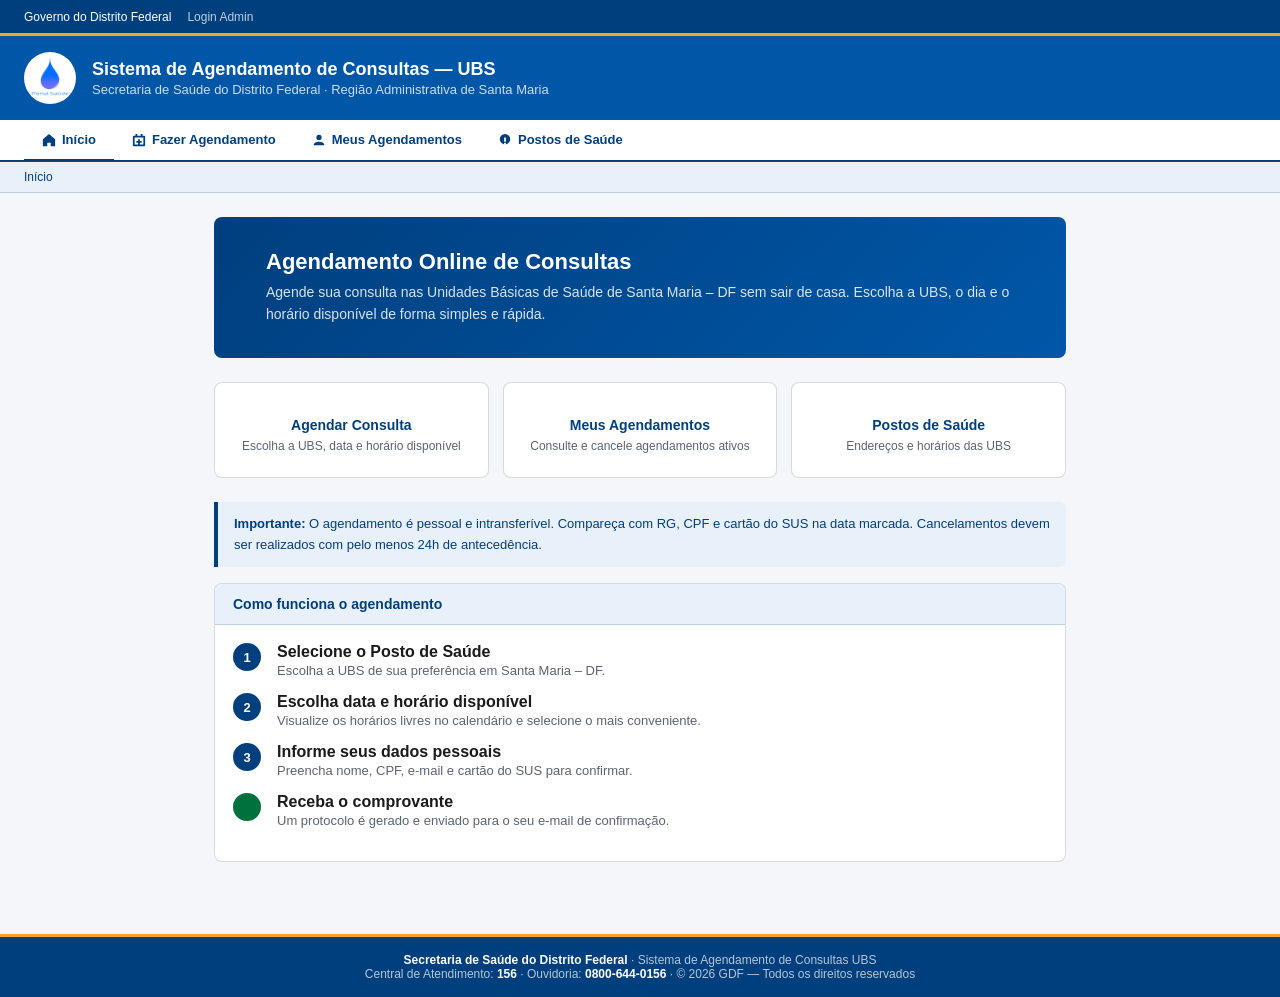
<file: saude/saude/target/classes/static/index.html>
<!DOCTYPE html>
<html lang="pt-BR">
<head>
  <meta charset="UTF-8">
  <meta name="viewport" content="width=device-width, initial-scale=1.0">
  <title>Portal Saúde</title>
  <link rel="icon" type="image/png" href="img/favicon.png">
  <link rel="stylesheet" href="css/style.css">
</head>
<body>
<div class="app">

  <!-- ── TOPBAR ── -->
  <div class="topbar">
    <span>Governo do Distrito Federal</span>
    <a href="loginadmin.html">Login Admin</a>
  </div>

  <!-- ── HEADER ── -->
  <div class="header">
    <div class="header-logo">
      <img src="img/logo.png" alt="UBS Santa Maria Logo" style="max-height: 80px; width: auto; object-fit: contain;">
    </div>
    <div class="header-text">
      <h1>Sistema de Agendamento de Consultas — UBS</h1>
      <p>Secretaria de Saúde do Distrito Federal · Região Administrativa de Santa Maria</p>
    </div>
  </div>

  <!-- ── NAVBAR ── -->
  <div class="nav-bar">
    <div class="nav-item active" onclick="showPage('home', this)">
      <svg width="14" height="14" viewBox="0 0 16 16" fill="currentColor">
        <path d="M8 1L1 7v8h5v-4h4v4h5V7z"/>
      </svg>
      <span class="nav-label">Início</span>
    </div>
    <div class="nav-item" onclick="showPage('agendar', this)">
      <svg width="14" height="14" viewBox="0 0 16 16" fill="currentColor">
        <path d="M4 1v2H2a1 1 0 00-1 1v10a1 1 0 001 1h12a1 1 0 001-1V4a1 1 0 00-1-1h-2V1h-2v2H6V1H4zm-1 4h10v8H3V5zm4 2v2H5v2h2v2h2v-2h2V9h-2V7H7z"/>
      </svg>
      <span class="nav-label">Fazer Agendamento</span>
    </div>
    <div class="nav-item" onclick="showPage('meus', this)">
      <svg width="14" height="14" viewBox="0 0 16 16" fill="currentColor">
        <path d="M8 8a3 3 0 100-6 3 3 0 000 6zm0 2c-3 0-6 1.5-6 3v1h12v-1c0-1.5-3-3-6-3z"/>
      </svg>
      <span class="nav-label">Meus Agendamentos</span>
    </div>
    <div class="nav-item" onclick="showPage('ubs-info', this)">
      <svg width="14" height="14" viewBox="0 0 16 16" fill="currentColor">
        <path d="M8 1a6 6 0 100 12A6 6 0 008 1zM7 5h2v5H7V5zm0 6h2v2H7v-2z"/>
      </svg>
      <span class="nav-label">Postos de Saúde</span>
    </div>
  </div>

  <!-- ── BREADCRUMB ── -->
  <div class="breadcrumb" id="breadcrumb">
    <span onclick="showPage('home', null)">Início</span>
  </div>

  <!-- ── CONTENT ── -->
  <div class="content">

    <!-- ================================================
         PAGE: HOME
         ================================================ -->
    <div class="page active" id="page-home">

      <div class="hero">
        <div class="hero-icon"></div>
        <div>
          <h2>Agendamento Online de Consultas</h2>
          <p>Agende sua consulta nas Unidades Básicas de Saúde de Santa Maria – DF sem sair de casa. Escolha a UBS, o dia e o horário disponível de forma simples e rápida.</p>
        </div>
      </div>

      <div class="home-card-grid">
        <div class="home-card" onclick="showPage('agendar', document.querySelectorAll('.nav-item')[1])">
          <div class="home-card-icon"></div>
          <div class="home-card-title">Agendar Consulta</div>
          <div class="home-card-desc">Escolha a UBS, data e horário disponível</div>
        </div>
        <div class="home-card" onclick="showPage('meus', document.querySelectorAll('.nav-item')[2])">
          <div class="home-card-icon"></div>
          <div class="home-card-title">Meus Agendamentos</div>
          <div class="home-card-desc">Consulte e cancele agendamentos ativos</div>
        </div>
        <div class="home-card" onclick="showPage('ubs-info', document.querySelectorAll('.nav-item')[3])">
          <div class="home-card-icon"></div>
          <div class="home-card-title">Postos de Saúde</div>
          <div class="home-card-desc">Endereços e horários das UBS</div>
        </div>
      </div>

      <div class="notice">
        <span>
          <strong>Importante:</strong> O agendamento é pessoal e intransferível. Compareça com RG, CPF
          e cartão do SUS na data marcada. Cancelamentos devem ser realizados com pelo menos
          24h de antecedência.
        </span>
      </div>

      <div class="card">
        <div class="card-header">Como funciona o agendamento</div>
        <div class="card-body">
          <div class="step-row">
            <div class="step-circle" style="background:var(--gdf-blue);">1</div>
            <div>
              <strong>Selecione o Posto de Saúde</strong><br>
              <span style="font-size:13px;color:var(--text-muted);">Escolha a UBS de sua preferência em Santa Maria – DF.</span>
            </div>
          </div>
          <div class="step-row">
            <div class="step-circle" style="background:var(--gdf-blue);">2</div>
            <div>
              <strong>Escolha data e horário disponível</strong><br>
              <span style="font-size:13px;color:var(--text-muted);">Visualize os horários livres no calendário e selecione o mais conveniente.</span>
            </div>
          </div>
          <div class="step-row">
            <div class="step-circle" style="background:var(--gdf-blue);">3</div>
            <div>
              <strong>Informe seus dados pessoais</strong><br>
              <span style="font-size:13px;color:var(--text-muted);">Preencha nome, CPF, e-mail e cartão do SUS para confirmar.</span>
            </div>
          </div>
          <div class="step-row">
            <div class="step-circle" style="background:var(--gdf-green);"></div>
            <div>
              <strong>Receba o comprovante</strong><br>
              <span style="font-size:13px;color:var(--text-muted);">Um protocolo é gerado e enviado para o seu e-mail de confirmação.</span>
            </div>
          </div>
        </div>
      </div>

    </div><!-- /page-home -->


    <!-- ================================================
         PAGE: AGENDAR
         ================================================ -->
    <div class="page" id="page-agendar">

      <!-- Indicador de passos -->
      <div class="steps-bar">
        <div class="step-item active" id="step1">
          <div class="step-num">1</div>
          <div class="step-label">Selecionar UBS</div>
        </div>
        <div class="step-item" id="step2">
          <div class="step-num">2</div>
          <div class="step-label">Data e Horário</div>
        </div>
        <div class="step-item" id="step3">
          <div class="step-num">3</div>
          <div class="step-label">Seus Dados</div>
        </div>
        <div class="step-item" id="step4">
          <div class="step-num">4</div>
          <div class="step-label">Confirmação</div>
        </div>
      </div>

      <!-- ── ETAPA 1: SELEÇÃO DA UBS ── -->
      <div id="etapa1">
        <div class="card">
          <div class="card-header">Selecione o Posto de Saúde</div>
          <div class="card-body">
            <div class="notice" style="margin-bottom:16px;">
              <span>Selecione a UBS mais próxima de sua residência. A disponibilidade de vagas pode variar por unidade.</span>
            </div>
            <div class="ubs-grid" id="ubsCardContainer">
              <!-- UBS cards will be populated here -->
            </div>
          </div>
        </div>
        <div class="btn-row">
          <button class="btn btn-primary" onclick="goStep(2)" id="btnStep1" disabled>Próximo →</button>
        </div>
      </div>

      <!-- ── ETAPA 2: DATA E HORÁRIO ── -->
      <div id="etapa2" style="display:none;">
        <div class="card">
          <div class="card-header">Selecione a Data</div>
          <div class="card-body">
            <div class="cal-month-nav">
              <button class="cal-btn" onclick="changeMonth(-1)">‹</button>
              <span class="cal-month-label" id="calMonthLabel"></span>
              <button class="cal-btn" onclick="changeMonth(1)">›</button>
            </div>
            <div class="calendar-grid">
              <div class="cal-day-header">Dom</div>
              <div class="cal-day-header">Seg</div>
              <div class="cal-day-header">Ter</div>
              <div class="cal-day-header">Qua</div>
              <div class="cal-day-header">Qui</div>
              <div class="cal-day-header">Sex</div>
              <div class="cal-day-header">Sáb</div>
            </div>
            <div class="calendar-grid" id="calDays"></div>
          </div>
        </div>

        <div class="card" id="timeCard" style="display:none;">
          <div class="card-header">Selecione o Horário — <span id="selectedDateLabel"></span></div>
          <div class="card-body">
            <div class="time-grid" id="timeSlots"></div>
          </div>
        </div>

        <div class="btn-row">
          <button class="btn btn-secondary" onclick="goStep(1)">← Voltar</button>
          <button class="btn btn-primary" onclick="goStep(3)" id="btnStep2" disabled>Próximo →</button>
        </div>
      </div>

      <!-- ── ETAPA 3: DADOS DO PACIENTE ── -->
      <div id="etapa3" style="display:none;">
        <div class="card">
          <div class="card-header">Dados do Paciente</div>
          <div class="card-body">
            <div class="notice" style="margin-bottom:16px;">
              <span>Seus dados são utilizados exclusivamente para confirmação do agendamento, conforme a LGPD (Lei nº 13.709/2018).</span>
            </div>
            <div class="form-grid">
              <div class="form-group" style="grid-column: 1 / -1;">
                <label class="form-label">Nome completo <span class="req">*</span></label>
                <input class="form-control" type="text" id="f_nome" placeholder="Digite seu nome completo">
              </div>
              <div class="form-group">
                <label class="form-label">CPF <span class="req">*</span></label>
                <input class="form-control" type="text" id="f_cpf" placeholder="000.000.000-00" maxlength="14" oninput="maskCPF(this)">
              </div>
              <div class="form-group">
                <label class="form-label">Data de Nascimento <span class="req">*</span></label>
                <input class="form-control" type="date" id="f_nasc">
              </div>
              <div class="form-group">
                <label class="form-label">Cartão do SUS</label>
                <input class="form-control" type="text" id="f_sus" placeholder="000 0000 0000 0000">
                <span class="form-hint">Não obrigatório, mas recomendado</span>
              </div>
              <div class="form-group">
                <label class="form-label">Telefone <span class="req">*</span></label>
                <input class="form-control" type="text" id="f_tel" placeholder="(61) 9 0000-0000">
              </div>
              <div class="form-group" style="grid-column: 1 / -1;">
                <label class="form-label">E-mail <span class="req">*</span></label>
                <input class="form-control" type="email" id="f_email" placeholder="seu@email.com">
                <span class="form-hint">O comprovante de agendamento será enviado para este endereço</span>
              </div>
              <div class="form-group" style="grid-column: 1 / -1;">
                <label class="form-label">Motivo da consulta <span class="req">*</span></label>
                <select class="form-control" id="f_motivo">
                  <option value="">Selecione...</option>
                  <option>Consulta de rotina / Clínica geral</option>
                  <option>Acompanhamento de doença crônica</option>
                  <option>Pediatria</option>
                  <option>Ginecologia / Pré-natal</option>
                  <option>Saúde mental</option>
                  <option>Vacinação</option>
                  <option>Curativos e procedimentos</option>
                  <option>Outros</option>
                </select>
              </div>
            </div>
          </div>
        </div>
        <div class="btn-row">
          <button class="btn btn-secondary" onclick="goStep(2)">← Voltar</button>
          <button class="btn btn-primary" onclick="goStep(4)">Revisar agendamento →</button>
        </div>
      </div>

      <!-- ── ETAPA 4: REVISÃO ── -->
      <div id="etapa4" style="display:none;">
        <div class="card">
          <div class="card-header">Revise e confirme seu agendamento</div>
          <div class="card-body">
            <div class="summary-row"><span class="summary-key">Posto de Saúde</span><span class="summary-val" id="sum_ubs"></span></div>
            <div class="summary-row"><span class="summary-key">Data</span><span class="summary-val" id="sum_data"></span></div>
            <div class="summary-row"><span class="summary-key">Horário</span><span class="summary-val" id="sum_hora"></span></div>
            <div class="summary-row"><span class="summary-key">Paciente</span><span class="summary-val" id="sum_nome"></span></div>
            <div class="summary-row"><span class="summary-key">CPF</span><span class="summary-val" id="sum_cpf"></span></div>
            <div class="summary-row"><span class="summary-key">E-mail</span><span class="summary-val" id="sum_email"></span></div>
            <div class="summary-row"><span class="summary-key">Motivo</span><span class="summary-val" id="sum_motivo"></span></div>
          </div>
        </div>
        <div class="notice">
          <span>Ao confirmar, você declara estar ciente das condições de uso do sistema e autoriza o envio do comprovante para o e-mail informado.</span>
        </div>
        <div class="btn-row">
          <button class="btn btn-secondary" onclick="goStep(3)">← Editar dados</button>
          <button class="btn btn-primary" onclick="confirmarAgendamento()">Confirmar agendamento</button>
        </div>
      </div>

      <!-- ── SUCESSO ── -->
      <div id="etapaSucesso" style="display:none;">
        <div class="card">
          <div class="success-box">
            <div class="success-icon"></div>
            <h2>Agendamento confirmado com sucesso!</h2>
            <p>Seu agendamento foi registrado. Guarde o número do protocolo abaixo.</p>
            <div class="success-code" id="codigoProtocolo"></div>
            <p style="margin-top:8px;">
              Um comprovante foi enviado para o seu e-mail.<br>
            </p>
            <div style="margin-top:24px;padding:16px;background:var(--gdf-blue-light);border-radius:8px;text-align:left;">
              <div style="font-size:13px;font-weight:600;color:var(--gdf-blue);margin-bottom:8px;">Lembre-se:</div>
              <div style="font-size:13px;color:var(--text-muted);line-height:1.8;">
                ✔ Chegue com 15 minutos de antecedência<br>
                ✔ Leve RG, CPF e cartão do SUS<br>
                ✔ Em caso de cancelamento, acesse "Meus Agendamentos"<br>
                ✔ Faltas não justificadas podem bloquear futuros agendamentos
              </div>
            </div>
            <div style="margin-top:20px;display:flex;gap:10px;justify-content:center;flex-wrap:wrap;">
              <button class="btn btn-primary" onclick="showPage('meus', document.querySelectorAll('.nav-item')[2])">
                Ver meus agendamentos
              </button>
              <button class="btn btn-secondary" onclick="novoAgendamento()">Novo agendamento</button>
            </div>
          </div>
        </div>
      </div>

    </div><!-- /page-agendar -->


    <!-- ================================================
         PAGE: MEUS AGENDAMENTOS
         ================================================ -->
    <div class="page" id="page-meus">

      <div class="card" style="margin-bottom:16px;">
        <div class="card-body" style="display:flex;gap:10px;flex-wrap:wrap;">
          <input class="form-control" style="flex:1;min-width:200px;" type="text"
                 placeholder="Digite o número do protocolo (ex: AGD-2025-00123)">
          <button class="btn btn-primary" style="white-space:nowrap;">Buscar</button>
        </div>
      </div>

      <div class="card">
        <div class="card-header">Agendamentos recentes</div>
        <div class="card-body" id="myAgendContainer">
          <div style="text-align:center;padding:32px;color:var(--text-muted);font-size:14px;">
            Nenhum agendamento encontrado. Comece agendando uma consulta!
          </div>
        </div>
      </div>

    </div><!-- /page-meus -->


    <!-- ================================================
         PAGE: UBS INFO
         ================================================ -->
    <div class="page" id="page-ubs-info">
      <div class="card">
        <div class="card-header">Unidades Básicas de Saúde — Santa Maria – DF</div>
        <div id="ubs-info-list"></div>
      </div>
    </div>

  </div><!-- /content -->

  <!-- ── FOOTER ── -->
  <div class="footer">
    <strong>Secretaria de Saúde do Distrito Federal</strong> · Sistema de Agendamento de Consultas UBS<br>
    Central de Atendimento: <strong>156</strong> · Ouvidoria: <strong>0800-644-0156</strong>
    · © 2026 GDF — Todos os direitos reservados
  </div>

</div><!-- /app -->

<script src="js/script.js"></script>
</body>
</html>
</file>
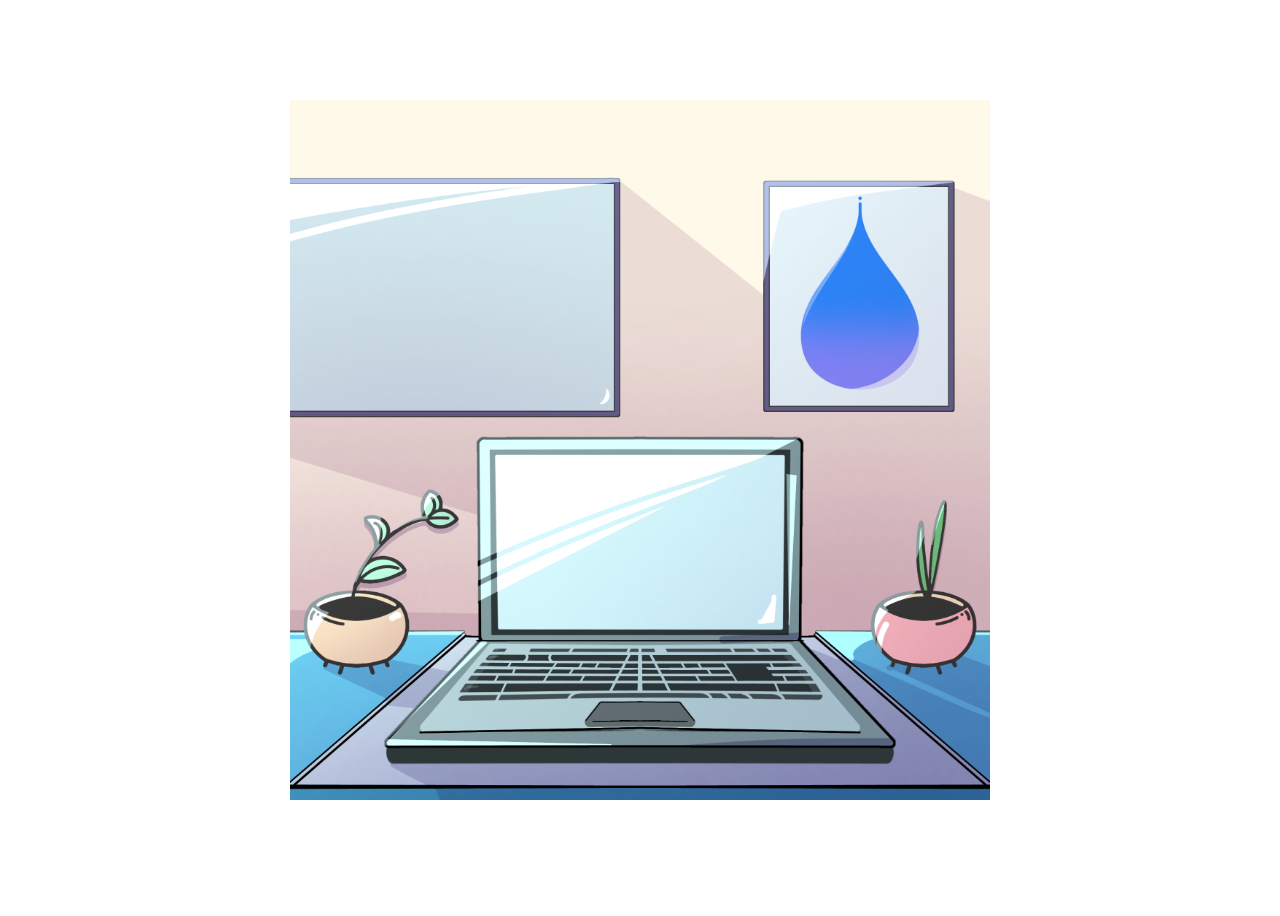
<file: saude/saude/target/classes/static/loginadmin.html>
<!DOCTYPE html>
<html lang="en">
<head>
    <meta charset="UTF-8">
    <meta name="viewport" content="width=device-width, initial-scale=1.0">
    <title>Document</title>
    <link rel="stylesheet" href="css/loginadmin.css">
</head>
<body>
    
</body>
</html>
</file>
<file: saude/saude/target/classes/static/css/style.css>
/* ============================================================
   Sistema de Agendamento UBS — Santa Maria DF
   style.css
   ============================================================ */

* {
  box-sizing: border-box;
  margin: 0;
  padding: 0;
}

:root {
  --gdf-blue:      #003F7E;
  --gdf-blue-mid:  #0057A8;
  --gdf-blue-light:#E8F0F9;
  --gdf-green:     #00703C;
  --gdf-accent:    #F5A623;
  --gdf-red:       #C0392B;
  --border:        rgba(0, 63, 126, 0.18);
  --card-bg:       #ffffff;
  --page-bg:       #f4f6f9;
  --text-main:     #1a1a1a;
  --text-muted:    #5a6472;
}

body {
  font-family: 'Segoe UI', Arial, sans-serif;
  background: var(--page-bg);
  color: var(--text-main);
}

/* ── LAYOUT ── */
.app {
  min-height: 100vh;
  display: flex;
  flex-direction: column;
}

/* ── TOPBAR ── */
.topbar {
  background: var(--gdf-blue);
  color: #fff;
  padding: 0 24px;
  height: 36px;
  display: flex;
  align-items: center;
  font-size: 12px;
  gap: 16px;
  border-bottom: 3px solid var(--gdf-accent);
}
.topbar a {
  color: rgba(255, 255, 255, 0.75);
  text-decoration: none;
}
.topbar a:hover { color: #fff; }

/* ── HEADER ── */
.header {
  background: var(--gdf-blue-mid);
  color: #fff;
  padding: 16px 24px;
  display: flex;
  align-items: center;
  gap: 16px;
}
.header-logo {
  width: 52px;
  height: 52px;
  background: #fff;
  border-radius: 50%;
  display: flex;
  align-items: center;
  justify-content: center;
  flex-shrink: 0;
  overflow: hidden;
}
.header-logo svg { width: 32px; height: 32px; }
.header-logo img { max-width: 100%; max-height: 100%; width: auto; height: auto; object-fit: contain; padding: 4px; }
.header-text h1  { font-size: 18px; font-weight: 600; line-height: 1.2; }
.header-text p   { font-size: 13px; opacity: 0.8; margin-top: 2px; }

/* ── NAVBAR ── */
.nav-bar {
  background: #fff;
  border-bottom: 2px solid var(--gdf-blue);
  padding: 0 24px;
  display: flex;
}
.nav-item {
  padding: 12px 18px;
  font-size: 13px;
  font-weight: 600;
  color: var(--gdf-blue);
  cursor: pointer;
  border-bottom: 3px solid transparent;
  margin-bottom: -2px;
  display: flex;
  align-items: center;
  gap: 6px;
  transition: border-color 0.15s, background 0.15s;
  user-select: none;
}
.nav-item:hover  { background: var(--gdf-blue-light); }
.nav-item.active { border-bottom-color: var(--gdf-blue); }

/* ── BREADCRUMB ── */
.breadcrumb {
  background: var(--gdf-blue-light);
  padding: 8px 24px;
  font-size: 12px;
  color: var(--text-muted);
  display: flex;
  align-items: center;
  gap: 6px;
  border-bottom: 1px solid var(--border);
}
.breadcrumb span         { color: var(--gdf-blue); cursor: pointer; }
.breadcrumb span:hover   { text-decoration: underline; }
.breadcrumb .sep         { opacity: 0.4; }
.breadcrumb .current     { color: var(--text-main); font-weight: 600; }

/* ── CONTENT AREA ── */
.content {
  flex: 1;
  padding: 24px;
  max-width: 900px;
  margin: 0 auto;
  width: 100%;
}

.page         { display: none; }
.page.active  { display: block; }

/* ── HERO ── */
.hero {
  background: linear-gradient(135deg, var(--gdf-blue) 0%, var(--gdf-blue-mid) 100%);
  border-radius: 8px;
  padding: 32px 28px;
  color: #fff;
  margin-bottom: 24px;
  display: flex;
  align-items: center;
  gap: 24px;
}
.hero-icon  { font-size: 48px; flex-shrink: 0; }
.hero h2    { font-size: 22px; font-weight: 600; margin-bottom: 6px; }
.hero p     { font-size: 14px; opacity: 0.85; line-height: 1.6; }

/* ── STEP INDICATOR ── */
.steps-bar {
  display: flex;
  margin-bottom: 28px;
  border: 1px solid var(--border);
  border-radius: 8px;
  overflow: hidden;
  background: var(--card-bg);
}
.step-item {
  flex: 1;
  padding: 14px 12px;
  text-align: center;
  font-size: 12px;
  color: var(--text-muted);
  border-right: 1px solid var(--border);
}
.step-item:last-child { border-right: none; }
.step-item.done       { color: var(--gdf-green); }
.step-item.active     { background: var(--gdf-blue); color: #fff; }
.step-num {
  width: 22px;
  height: 22px;
  border-radius: 50%;
  background: rgba(0, 0, 0, 0.08);
  display: flex;
  align-items: center;
  justify-content: center;
  font-size: 11px;
  font-weight: 600;
  margin: 0 auto 4px;
}
.step-item.active .step-num { background: rgba(255,255,255,0.25); color: #fff; }
.step-item.done   .step-num { background: var(--gdf-green); color: #fff; }
.step-label { font-size: 11px; line-height: 1.3; }

/* ── CARD ── */
.card {
  background: var(--card-bg);
  border: 1px solid var(--border);
  border-radius: 8px;
  margin-bottom: 16px;
  overflow: hidden;
}
.card-header {
  background: var(--gdf-blue-light);
  padding: 12px 18px;
  border-bottom: 1px solid var(--border);
  font-size: 14px;
  font-weight: 600;
  color: var(--gdf-blue);
  display: flex;
  align-items: center;
  gap: 8px;
}
.card-body { padding: 18px; }

/* ── FORM ── */
.form-grid   { display: grid; grid-template-columns: 1fr 1fr; gap: 14px; }
.form-group  { display: flex; flex-direction: column; gap: 5px; }
.form-label  { font-size: 13px; font-weight: 600; color: var(--text-main); }
.form-label .req { color: var(--gdf-red); margin-left: 2px; }
.form-control {
  padding: 9px 12px;
  border: 1px solid var(--border);
  border-radius: 5px;
  font-size: 14px;
  color: var(--text-main);
  background: #fff;
  outline: none;
  font-family: inherit;
  transition: border-color 0.15s, box-shadow 0.15s;
}
.form-control:focus {
  border-color: var(--gdf-blue-mid);
  box-shadow: 0 0 0 2px rgba(0, 87, 168, 0.12);
}
.form-hint { font-size: 11px; color: var(--text-muted); }

/* ── UBS SELECTION ── */
.ubs-grid { display: grid; grid-template-columns: 1fr 1fr; gap: 12px; }
.ubs-card {
  border: 1.5px solid var(--border);
  border-radius: 8px;
  padding: 14px;
  cursor: pointer;
  transition: border-color 0.15s, background 0.15s;
  background: var(--card-bg);
}
.ubs-card:hover    { border-color: var(--gdf-blue-mid); background: var(--gdf-blue-light); }
.ubs-card.selected { border-color: var(--gdf-blue); background: var(--gdf-blue-light); }
.ubs-name { font-size: 14px; font-weight: 600; color: var(--text-main); margin-bottom: 4px; }
.ubs-addr { font-size: 12px; color: var(--text-muted); line-height: 1.4; }
.ubs-badge {
  display: inline-flex;
  align-items: center;
  gap: 4px;
  font-size: 11px;
  font-weight: 600;
  padding: 2px 8px;
  border-radius: 10px;
  margin-top: 6px;
}
.badge-green  { background: #E8F5EE; color: #00703C; }
.badge-yellow { background: #FEF3CD; color: #856404; }

/* ── CALENDAR ── */
.calendar-grid {
  display: grid;
  grid-template-columns: repeat(7, 1fr);
  gap: 4px;
  margin-top: 12px;
}
.cal-day-header {
  text-align: center;
  font-size: 11px;
  font-weight: 600;
  color: var(--text-muted);
  padding: 4px 0;
}
.cal-day {
  aspect-ratio: 1;
  display: flex;
  align-items: center;
  justify-content: center;
  font-size: 13px;
  border-radius: 5px;
  cursor: pointer;
  color: var(--text-main);
  transition: background 0.12s;
  border: 1px solid transparent;
}
.cal-day:hover:not(.disabled):not(.empty) {
  background: var(--gdf-blue-light);
  border-color: var(--gdf-blue);
}
.cal-day.selected  { background: var(--gdf-blue); color: #fff; }
.cal-day.disabled  { color: #ccc; cursor: default; }
.cal-day.empty     { cursor: default; }
.cal-day.today     { font-weight: 700; border: 1px solid var(--gdf-blue); }
.cal-month-nav {
  display: flex;
  align-items: center;
  justify-content: space-between;
  margin-bottom: 8px;
}
.cal-month-label { font-size: 14px; font-weight: 600; color: var(--text-main); }
.cal-btn {
  background: #fff;
  border: 1px solid var(--border);
  border-radius: 5px;
  padding: 4px 12px;
  cursor: pointer;
  color: var(--gdf-blue);
  font-size: 16px;
  transition: background 0.15s;
}
.cal-btn:hover { background: var(--gdf-blue-light); }

/* ── TIME SLOTS ── */
.time-grid { display: flex; flex-wrap: wrap; gap: 8px; margin-top: 12px; }
.time-slot {
  padding: 8px 16px;
  border: 1px solid var(--border);
  border-radius: 5px;
  font-size: 13px;
  cursor: pointer;
  color: var(--text-main);
  background: #fff;
  transition: all 0.12s;
}
.time-slot:hover:not(.taken)  { border-color: var(--gdf-blue); background: var(--gdf-blue-light); }
.time-slot.selected           { background: var(--gdf-blue); color: #fff; border-color: var(--gdf-blue); }
.time-slot.taken              { background: #f5f5f5; color: #bbb; cursor: default; text-decoration: line-through; }

/* ── SUMMARY ── */
.summary-row { display: flex; border-bottom: 1px solid var(--border); padding: 10px 0; font-size: 14px; }
.summary-row:last-child { border-bottom: none; }
.summary-key { color: var(--text-muted); width: 180px; flex-shrink: 0; }
.summary-val { color: var(--text-main); font-weight: 600; }

/* ── BUTTONS ── */
.btn-row { display: flex; gap: 10px; justify-content: flex-end; margin-top: 20px; }
.btn {
  padding: 10px 24px;
  border-radius: 5px;
  font-size: 14px;
  font-weight: 600;
  cursor: pointer;
  border: none;
  font-family: inherit;
  transition: opacity 0.15s, transform 0.1s;
}
.btn:active       { transform: scale(0.98); }
.btn-primary      { background: var(--gdf-blue); color: #fff; }
.btn-primary:hover{ opacity: 0.88; }
.btn-secondary    { background: #fff; border: 1px solid var(--gdf-blue); color: var(--gdf-blue); }
.btn-secondary:hover { background: var(--gdf-blue-light); }

/* ── NOTICE ── */
.notice {
  background: var(--gdf-blue-light);
  border-left: 4px solid var(--gdf-blue);
  border-radius: 0 6px 6px 0;
  padding: 12px 16px;
  font-size: 13px;
  color: var(--gdf-blue);
  margin-bottom: 16px;
  display: flex;
  gap: 10px;
  align-items: flex-start;
  line-height: 1.6;
}

/* ── SUCCESS ── */
.success-box { text-align: center; padding: 36px 24px; }
.success-icon {
  width: 72px;
  height: 72px;
  border-radius: 50%;
  background: #E8F5EE;
  display: flex;
  align-items: center;
  justify-content: center;
  margin: 0 auto 20px;
  font-size: 32px;
}
.success-code {
  background: var(--gdf-blue-light);
  border: 1px dashed var(--gdf-blue);
  border-radius: 6px;
  padding: 12px 20px;
  font-size: 20px;
  font-weight: 700;
  color: var(--gdf-blue);
  letter-spacing: 2px;
  display: inline-block;
  margin: 16px 0;
}
.success-box h2 { font-size: 20px; font-weight: 600; color: var(--gdf-green); margin-bottom: 8px; }
.success-box p  { font-size: 14px; color: var(--text-muted); line-height: 1.7; }

/* ── MY APPOINTMENTS ── */
.myagend-item {
  border: 1px solid var(--border);
  border-radius: 8px;
  padding: 16px;
  margin-bottom: 12px;
  background: var(--card-bg);
  display: flex;
  align-items: flex-start;
  gap: 16px;
}
.myagend-date {
  background: var(--gdf-blue);
  color: #fff;
  border-radius: 6px;
  padding: 8px 12px;
  text-align: center;
  flex-shrink: 0;
  min-width: 52px;
}
.myagend-date .day   { font-size: 22px; font-weight: 700; line-height: 1; }
.myagend-date .month { font-size: 11px; opacity: 0.85; margin-top: 2px; }
.myagend-info        { flex: 1; }
.myagend-info h4     { font-size: 14px; font-weight: 600; color: var(--text-main); margin-bottom: 4px; }
.myagend-info p      { font-size: 13px; color: var(--text-muted); line-height: 1.5; }
.status-badge {
  font-size: 11px;
  padding: 3px 10px;
  border-radius: 10px;
  font-weight: 600;
  margin-left: auto;
  flex-shrink: 0;
}
.status-confirmed { background: #E8F5EE; color: #00703C; }
.status-done      { background: #f0f0f0; color: #888; }

/* ── HOME CARDS ── */
.home-card-grid { display: grid; grid-template-columns: 1fr 1fr 1fr; gap: 14px; margin-bottom: 24px; }
.home-card {
  background: var(--card-bg);
  border: 1px solid var(--border);
  border-radius: 8px;
  padding: 24px 16px;
  text-align: center;
  cursor: pointer;
  transition: border-color 0.15s, box-shadow 0.15s;
}
.home-card:hover     { border-color: var(--gdf-blue-mid); box-shadow: 0 2px 8px rgba(0,63,126,0.1); }
.home-card-icon      { font-size: 32px; margin-bottom: 10px; }
.home-card-title     { font-size: 14px; font-weight: 600; color: var(--gdf-blue); margin-bottom: 6px; }
.home-card-desc      { font-size: 12px; color: var(--text-muted); }

/* ── HOW IT WORKS ── */
.step-row { display: flex; gap: 16px; align-items: flex-start; margin-bottom: 14px; }
.step-circle {
  width: 28px;
  height: 28px;
  border-radius: 50%;
  display: flex;
  align-items: center;
  justify-content: center;
  font-size: 13px;
  font-weight: 700;
  flex-shrink: 0;
  color: #fff;
}

/* ── UBS INFO LIST ── */
.ubs-info-row {
  padding: 16px 18px;
  border-bottom: 1px solid var(--border);
  display: flex;
  gap: 16px;
  align-items: flex-start;
}
.ubs-info-row:last-child { border-bottom: none; }
.ubs-num {
  background: var(--gdf-blue);
  color: #fff;
  border-radius: 6px;
  width: 36px;
  height: 36px;
  display: flex;
  align-items: center;
  justify-content: center;
  font-weight: 700;
  font-size: 15px;
  flex-shrink: 0;
}

/* ── FOOTER ── */
.footer {
  background: var(--gdf-blue);
  color: rgba(255, 255, 255, 0.7);
  text-align: center;
  padding: 16px;
  font-size: 12px;
  margin-top: 32px;
  border-top: 3px solid var(--gdf-accent);
}
.footer strong { color: #fff; }

/* ── RESPONSIVE ── */
@media (max-width: 640px) {
  .form-grid       { grid-template-columns: 1fr; }
  .ubs-grid        { grid-template-columns: 1fr; }
  .home-card-grid  { grid-template-columns: 1fr; }
  .content         { padding: 16px; }
  .hero            { flex-direction: column; gap: 12px; text-align: center; }
  .nav-label       { display: none; }
  .summary-key     { width: 130px; }
}
* {
    margin: 0;
    padding: 0;
    box-sizing: border-box;
    font-family: 'Poppins', sans-serif;
}
</file>
<file: saude/saude/target/classes/static/css/loginadmin.css>
body {
    display: flex;
    justify-content: center;
    align-items: center;
    height: 100vh;
    background-image: url('../img/workspace.png');
    background-size: 700px 700px;
    background-position: center;
    background-repeat: no-repeat;
    background-attachment: fixed;
}
</file>
